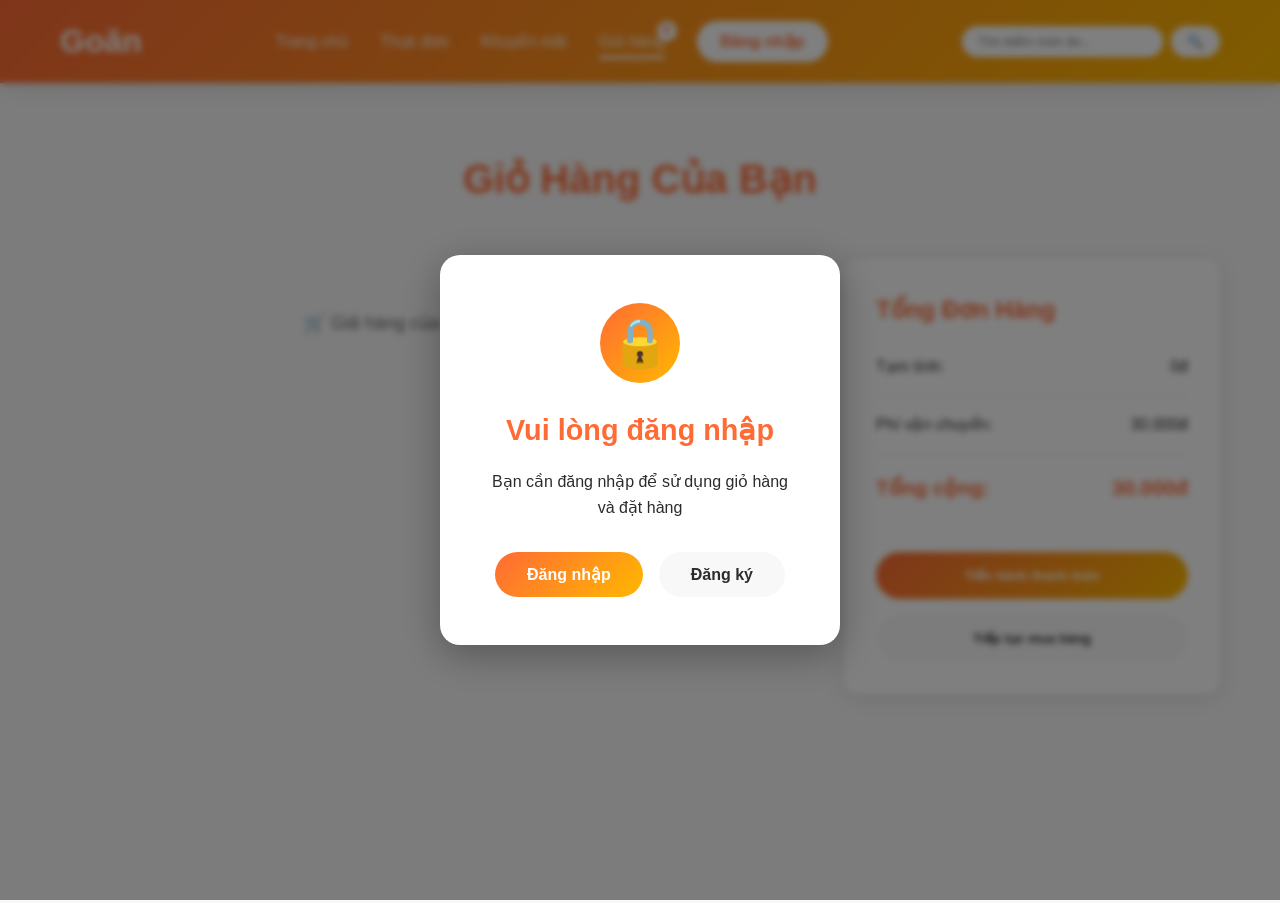
<file: cart.html>
<!DOCTYPE html>
<html lang="vi">
<head>
    <meta charset="UTF-8">
    <meta name="viewport" content="width=device-width, initial-scale=1.0">
    <title>Giỏ hàng - Goăn</title>
    <link rel="stylesheet" href="style.css">
</head>
<body>
    <header class="header">
  <div class="container">
    <div class="header-content">
      <div class="logo">
        <a href="index.html"><h1>Goăn</h1></a>
      </div>
      <nav class="nav">
        <a href="index.html" class="nav-link">Trang chủ</a>
        <a href="index.html#menu" class="nav-link">Thực đơn</a>
        <a href="index.html#promotions" class="nav-link">Khuyến mãi</a>
        <a href="cart.html" class="nav-link cart-link">
          Giỏ hàng
          <span class="cart-count" id="cartCount">0</span>
        </a>
        <div id="userInfo" class="user-info" style="display: none;">
          <span class="user-greeting" id="userGreeting"></span>
          <button class="logout-btn" id="logoutBtn">Đăng xuất</button>
        </div>
        <a href="login.html" class="nav-link login-btn" id="loginLink">Đăng nhập</a>
      </nav>
      <div class="search-box">
        <div class="search-input-wrapper">
          <input type="text" id="searchInput" placeholder="Tìm kiếm món ăn..." autocomplete="off">
          <div class="search-suggestions" id="searchSuggestions"></div>
        </div>
        <button id="searchBtn">🔍</button>
      </div>
    </div>
  </div>
</header>

 
    <section class="cart-section">
        <div class="container">
            <h2 class="section-title">Giỏ Hàng Của Bạn</h2>
            
            <div class="cart-content">
                <div class="cart-items" id="cartItems">
                     Cart items will be loaded by JavaScript 
                </div>
                
                <div class="cart-summary">
                    <h3>Tổng Đơn Hàng</h3>
                    <div class="summary-row">
                        <span>Tạm tính:</span>
                        <span id="subtotal">0đ</span>
                    </div>
                    <div class="summary-row">
                        <span>Phí vận chuyển:</span>
                        <span id="shipping">30.000đ</span>
                    </div>
                    <div class="summary-row total">
                        <span>Tổng cộng:</span>
                        <span id="total">0đ</span>
                    </div>
                    <button class="checkout-btn" onclick="window.location.href='checkout.html'">
                        Tiến hành thanh toán
                    </button>
                    <button class="continue-btn" onclick="window.location.href='index.html#menu'">
                        Tiếp tục mua hàng
                    </button>
                </div>
            </div>
        </div>
    </section>

    <script src="script.js"></script>
</body>
</html>
</file>
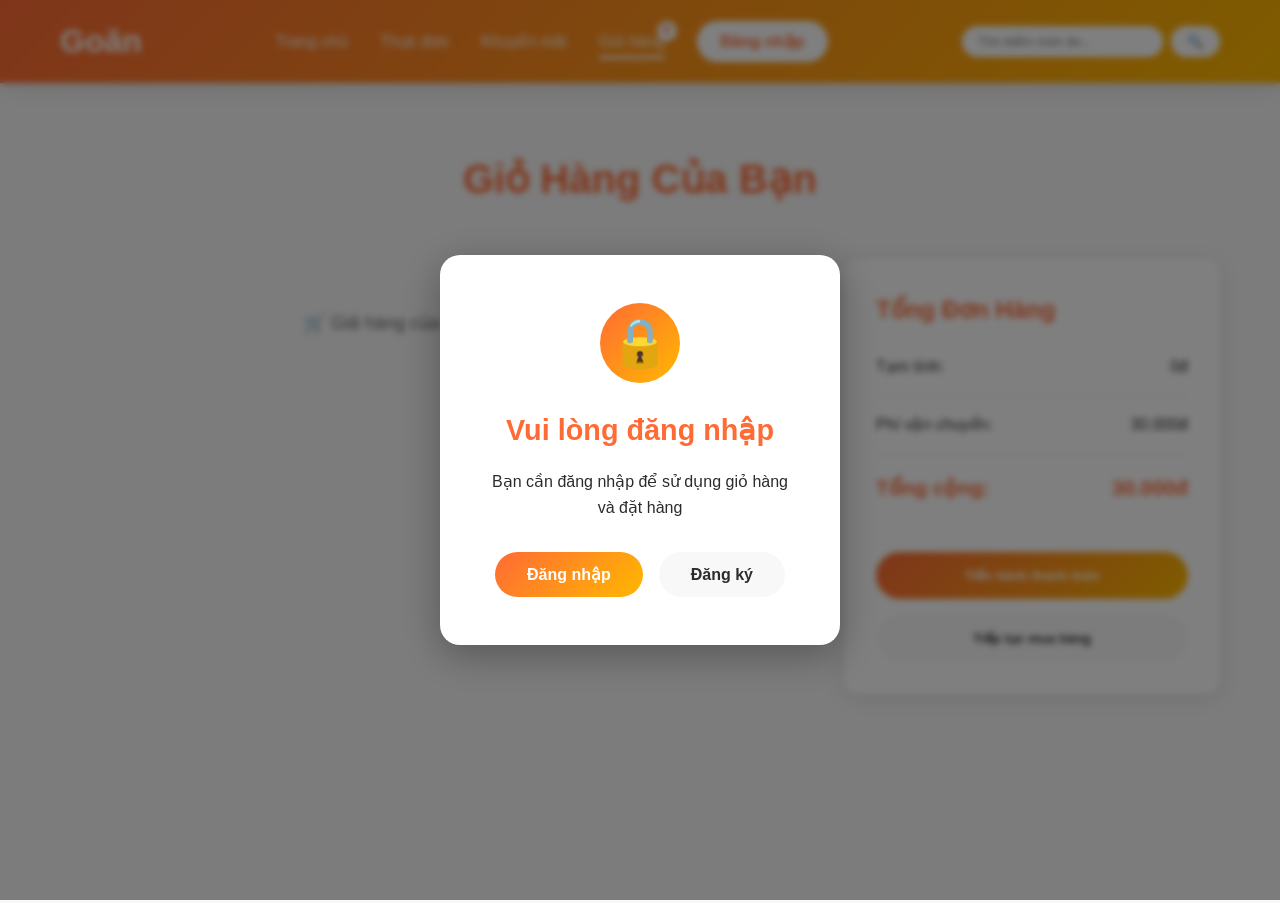
<file: checkout.html>
<!DOCTYPE html>
<html lang="vi">
<head>
    <meta charset="UTF-8">
    <meta name="viewport" content="width=device-width, initial-scale=1.0">
    <title>Thanh toán - Goăn</title>
    <link rel="stylesheet" href="style.css">
</head>
<body>
    
    <header class="header">
        <div class="container">
            <div class="header-content">
                <div class="logo">
                    <a href="index.html"><h1>Goăn</h1></a>
                </div>
                <nav class="nav">
                    <a href="index.html" class="nav-link">Trang chủ</a>
                    <a href="index.html#menu" class="nav-link">Thực đơn</a>
                    <a href="cart.html" class="nav-link cart-link">
                        Giỏ hàng
                        <span class="cart-count" id="cartCount">0</span>
                    </a>
                    <div id="userInfo" class="user-info" style="display: none;">
                        <span class="user-greeting" id="userGreeting"></span>
                        <button class="logout-btn" id="logoutBtn">Đăng xuất</button>
                    </div>
                    <a href="login.html" class="nav-link login-btn" id="loginLink">Đăng nhập</a>
                </nav>
                <div class="search-box">
                    <div class="search-input-wrapper">
                        <input type="text" id="searchInput" placeholder="Tìm kiếm món ăn..." autocomplete="off">
                        <div class="search-suggestions" id="searchSuggestions"></div>
                    </div>
                    <button id="searchBtn">🔍</button>
                </div>
            </div>
        </div>
    </header>

     Checkout Section 
    <section class="checkout-section">
        <div class="container">
            <h2 class="section-title">Thanh Toán</h2>
            
            <div class="checkout-content">
                <div class="checkout-form-container">
                    <form id="checkoutForm" class="checkout-form">
                        <h3>Thông tin người nhận</h3>
                        
                        <div class="form-group">
                            <label for="fullName">Họ và tên *</label>
                            <input type="text" id="fullName" required placeholder="Nhập họ và tên">
                        </div>
                        
                        <div class="form-group">
                            <label for="phone">Số điện thoại *</label>
                            <input type="tel" id="phone" required placeholder="Nhập số điện thoại">
                        </div>
                        
                        <div class="form-group">
                            <label for="address">Địa chỉ giao hàng *</label>
                            <textarea id="address" required placeholder="Nhập địa chỉ chi tiết" rows="3"></textarea>
                        </div>
                        
                        <h3>Phương thức thanh toán</h3>
                        
                        <div class="payment-methods">
                            <label class="payment-option">
                                <input type="radio" name="payment" value="cash" checked>
                                <span>💵 Thanh toán khi nhận hàng</span>
                            </label>
                            <label class="payment-option">
                                <input type="radio" name="payment" value="transfer">
                                <span>🏦 Chuyển khoản ngân hàng</span>
                            </label>
                        </div>
                        
                        <h3>Mã giảm giá</h3>
                        
                        <div class="voucher-section">
                            <input type="text" id="voucherCode" placeholder="Nhập mã giảm giá">
                            <button type="button" id="applyVoucher" class="apply-voucher-btn">Áp dụng</button>
                        </div>
                        <p id="voucherMessage" class="voucher-message"></p>
                        
                        <button type="submit" class="checkout-submit-btn">Hoàn tất thanh toán</button>
                    </form>
                </div>
                
                <div class="order-summary">
                    <h3>Đơn hàng của bạn</h3>
                    <div id="orderItems" class="order-items">
                         Order items will be loaded by JavaScript 
                    </div>
                    <div class="summary-row">
                        <span>Tạm tính:</span>
                        <span id="checkoutSubtotal">0đ</span>
                    </div>
                    <div class="summary-row">
                        <span>Phí vận chuyển:</span>
                        <span id="checkoutShipping">30.000đ</span>
                    </div>
                    <div class="summary-row discount" id="discountRow" style="display: none;">
                        <span>Giảm giá:</span>
                        <span id="discountAmount">0đ</span>
                    </div>
                    <div class="summary-row total">
                        <span>Tổng cộng:</span>
                        <span id="checkoutTotal">0đ</span>
                    </div>
                </div>
            </div>
        </div>
    </section>

     Success Popup 
    <div id="successPopup" class="popup">
        <div class="popup-content">
            <div class="popup-icon">✓</div>
            <h3>Đặt hàng thành công!</h3>
            <p>Cảm ơn bạn đã mua hàng tại Goăn!</p>
        </div>
    </div>

    <script src="script.js"></script>
</body>
</html>
</file>
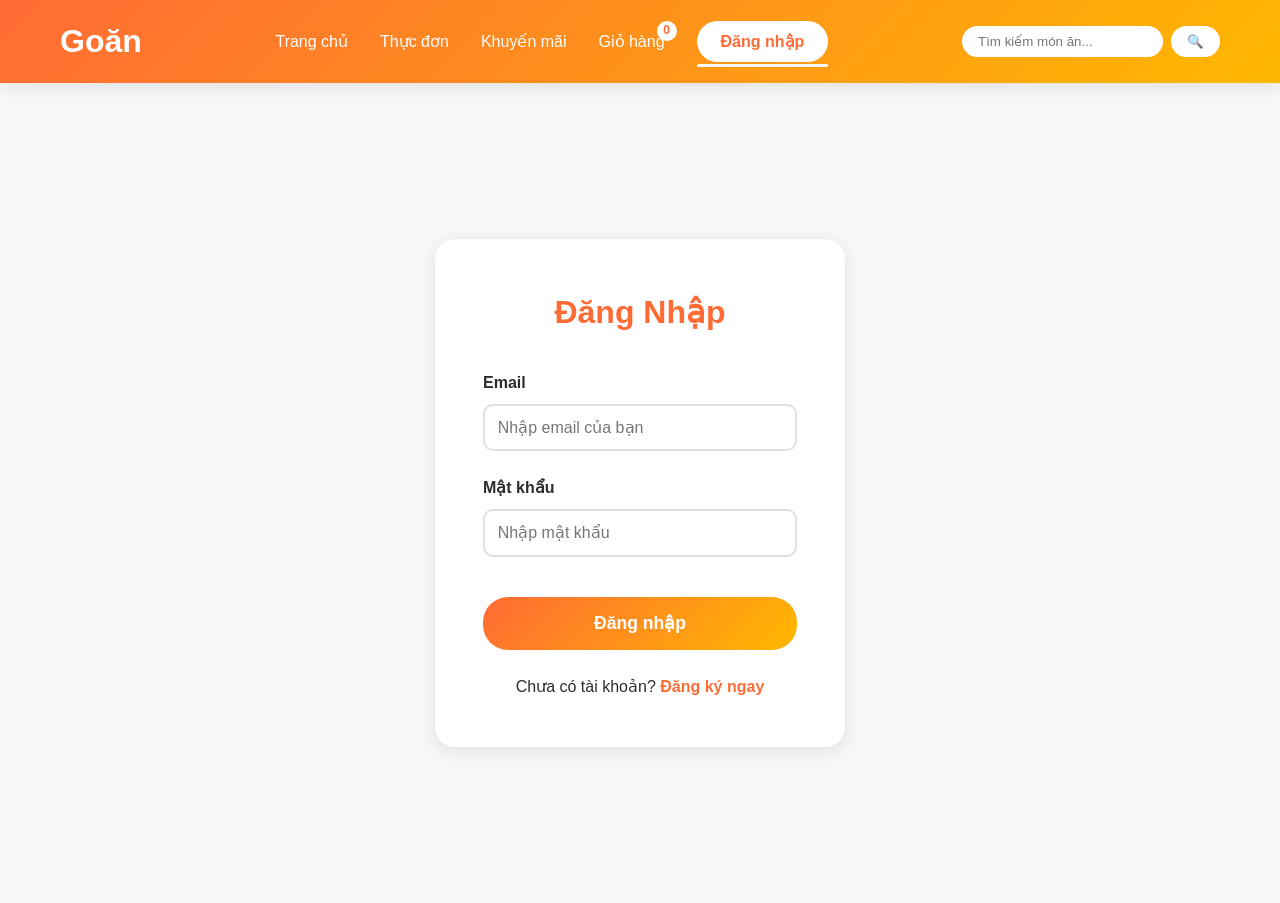
<file: login.html>
<!DOCTYPE html>
<html lang="vi">
<head>
    <meta charset="UTF-8">
    <meta name="viewport" content="width=device-width, initial-scale=1.0">
    <title>Đăng nhập - Goăn</title>
    <link rel="stylesheet" href="style.css">
</head>
<body>
<header class="header">
        <div class="container">
            <div class="header-content">
                <div class="logo">
                    <h1>Goăn</h1>
                </div>
                <nav class="nav">
                    <a href="index.html" class="nav-link ">Trang chủ</a>
                    <a href="#menu" class="nav-link">Thực đơn</a>
                    <a href="#promotions" class="nav-link">Khuyến mãi</a>
                    <a href="cart.html" class="nav-link cart-link">
                        Giỏ hàng
                        <span class="cart-count" id="cartCount">0</span>
                    </a>
                    <div id="userInfo" class="user-info" style="display: none;">
                        <span class="user-greeting" id="userGreeting"></span>
                        <button class="logout-btn" id="logoutBtn">Đăng xuất</button>
                    </div>
                    <a href="login.html" class="nav-link login-btn" id="loginLink">Đăng nhập</a>
                </nav>
                <div class="search-box">
                    <div class="search-input-wrapper">
                        <input type="text" id="searchInput" placeholder="Tìm kiếm món ăn..." autocomplete="off">
                        <div class="search-suggestions" id="searchSuggestions"></div>
                    </div>
                    <button id="searchBtn">🔍</button>
                </div>
            </div>
        </div>
    </header>
    <section class="auth-section">
        <div class="auth-container">
            <div class="auth-card">
                <h2 class="auth-title">Đăng Nhập</h2>
                <form id="loginForm" class="auth-form">
                    <div class="form-group">
                        <label for="loginEmail">Email</label>
                        <input type="email" id="loginEmail" required placeholder="Nhập email của bạn">
                    </div>
                    <div class="form-group">
                        <label for="loginPassword">Mật khẩu</label>
                        <input type="password" id="loginPassword" required placeholder="Nhập mật khẩu">
                    </div>
                    <button type="submit" class="auth-btn">Đăng nhập</button>
                </form>
                <p class="auth-switch">
                    Chưa có tài khoản? <a href="register.html">Đăng ký ngay</a>
                </p>
            </div>
        </div>
    </section>

    <div id="successPopup" class="popup">
        <div class="popup-content">
            <div class="popup-icon">✓</div>
            <h3>Đăng nhập thành công!</h3>
            <p>Chào mừng bạn trở lại Goăn</p>
        </div>
    </div>

    <script src="script.js"></script>
</body>
</html>
</file>
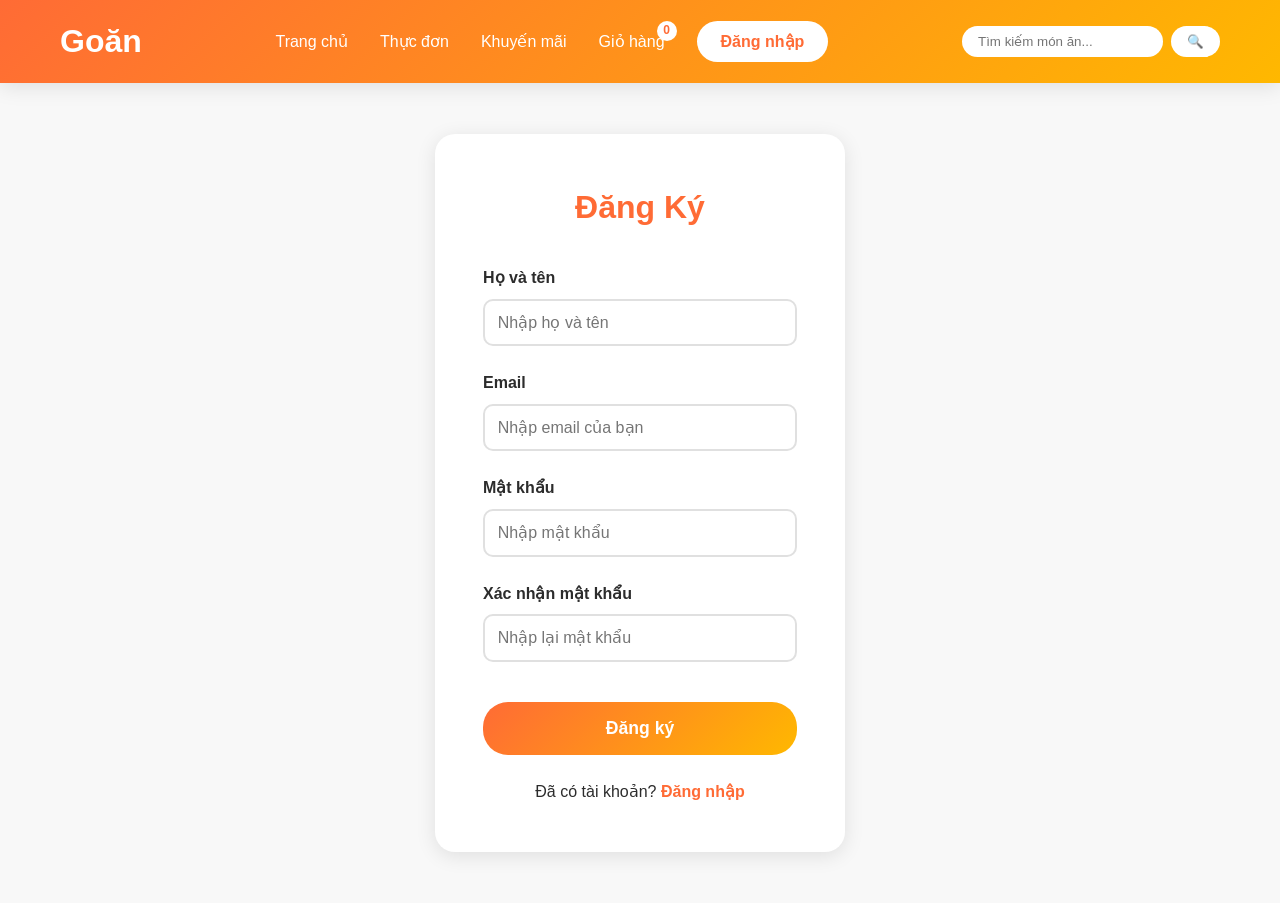
<file: register.html>
<!DOCTYPE html>
<html lang="vi">
<head>
    <meta charset="UTF-8">
    <meta name="viewport" content="width=device-width, initial-scale=1.0">
    <title>Đăng ký - Goăn</title>
    <link rel="stylesheet" href="style.css">
</head>
<body>
    <header class="header">
        <div class="container">
            <div class="header-content">
                <div class="logo">
                    <h1>Goăn</h1>
                </div>
                <nav class="nav">
                    <a href="index.html" class="nav-link ">Trang chủ</a>
                    <a href="#menu" class="nav-link">Thực đơn</a>
                    <a href="#promotions" class="nav-link">Khuyến mãi</a>
                    <a href="cart.html" class="nav-link cart-link">
                        Giỏ hàng
                        <span class="cart-count" id="cartCount">0</span>
                    </a>
                    <div id="userInfo" class="user-info" style="display: none;">
                        <span class="user-greeting" id="userGreeting"></span>
                        <button class="logout-btn" id="logoutBtn">Đăng xuất</button>
                    </div>
                    <a href="login.html" class="nav-link login-btn" id="loginLink">Đăng nhập</a>
                </nav>
                <div class="search-box">
                    <div class="search-input-wrapper">
                        <input type="text" id="searchInput" placeholder="Tìm kiếm món ăn..." autocomplete="off">
                        <div class="search-suggestions" id="searchSuggestions"></div>
                    </div>
                    <button id="searchBtn">🔍</button>
                </div>
            </div>
        </div>
    </header>

    <section class="auth-section">
        <div class="auth-container">
            <div class="auth-card">
                <h2 class="auth-title">Đăng Ký</h2>
                <form id="registerForm" class="auth-form">
                    <div class="form-group">
                        <label for="registerName">Họ và tên</label>
                        <input type="text" id="registerName" required placeholder="Nhập họ và tên">
                    </div>
                    <div class="form-group">
                        <label for="registerEmail">Email</label>
                        <input type="email" id="registerEmail" required placeholder="Nhập email của bạn">
                    </div>
                    <div class="form-group">
                        <label for="registerPassword">Mật khẩu</label>
                        <input type="password" id="registerPassword" required placeholder="Nhập mật khẩu">
                    </div>
                    <div class="form-group">
                        <label for="registerConfirmPassword">Xác nhận mật khẩu</label>
                        <input type="password" id="registerConfirmPassword" required placeholder="Nhập lại mật khẩu">
                    </div>
                    <button type="submit" class="auth-btn">Đăng ký</button>
                </form>
                <p class="auth-switch">
                    Đã có tài khoản? <a href="login.html">Đăng nhập</a>
                </p>
            </div>
        </div>
    </section>
    <div id="successPopup" class="popup">
        <div class="popup-content">
            <div class="popup-icon">✓</div>
            <h3>Đăng ký thành công!</h3>
            <p>Chào mừng bạn đến với Goăn</p>
        </div>
    </div>

    <script src="script.js"></script>
</body>
</html>
</file>
<file: style.css>
* {
  margin: 0;
  padding: 0;
  box-sizing: border-box;
}

:root {
  --primary-color: #ff6b35;
  --secondary-color: #ffb800;
  --dark-color: #2c2c2c;
  --light-color: #f8f8f8;
  --white: #ffffff;
  --shadow: 0 4px 20px rgba(0, 0, 0, 0.1);
  --transition: all 0.3s ease;
}

body {
  font-family: "Segoe UI", Tahoma, Geneva, Verdana, sans-serif;
  line-height: 1.6;
  color: var(--dark-color);
  background-color: var(--light-color);
}

.container {
  max-width: 1200px;
  margin: 0 auto;
  padding: 0 20px;
}

/* Header */
.header {
  background: linear-gradient(135deg, var(--primary-color), var(--secondary-color));
  padding: 1rem 0;
  position: sticky;
  top: 0;
  z-index: 1000;
  box-shadow: var(--shadow);
}

.header-content {
  display: flex;
  justify-content: space-between;
  align-items: center;
  gap: 2rem;
}

.logo h1 {
  color: var(--white);
  font-size: 2rem;
  font-weight: bold;
  cursor: pointer;
  transition: var(--transition);
}

.logo h1:hover {
  transform: scale(1.05);
}

.logo a {
  text-decoration: none;
}

.nav {
  display: flex;
  gap: 2rem;
  align-items: center;
}

.nav-link {
  color: var(--white);
  text-decoration: none;
  font-weight: 500;
  transition: var(--transition);
  position: relative;
}

.nav-link:hover {
  transform: translateY(-2px);
}

.nav-link.active::after {
  content: "";
  position: absolute;
  bottom: -5px;
  left: 0;
  width: 100%;
  height: 3px;
  background: var(--white);
  border-radius: 2px;
}

.cart-link {
  position: relative;
}

.cart-count {
  position: absolute;
  top: -8px;
  right: -12px;
  background: var(--white);
  color: var(--primary-color);
  border-radius: 50%;
  width: 20px;
  height: 20px;
  display: flex;
  align-items: center;
  justify-content: center;
  font-size: 0.75rem;
  font-weight: bold;
}

.login-btn {
  background: var(--white);
  color: var(--primary-color);
  padding: 0.5rem 1.5rem;
  border-radius: 25px;
  font-weight: bold;
}

.login-btn:hover {
  background: var(--light-color);
}

/* Added styles for user info, greeting, and logout button */
.user-info {
  display: flex;
  align-items: center;
  gap: 1rem;
}

.user-greeting {
  color: var(--white);
  font-weight: 500;
}

.logout-btn {
  background: var(--white);
  color: var(--primary-color);
  padding: 0.5rem 1.5rem;
  border: none;
  border-radius: 25px;
  font-weight: bold;
  cursor: pointer;
  transition: var(--transition);
}

.logout-btn:hover {
  background: var(--light-color);
  transform: translateY(-2px);
}

.search-box {
  display: flex;
  gap: 0.5rem;
  position: relative;
}

.search-input-wrapper {
  position: relative;
  flex: 1;
}

.search-box input {
  padding: 0.5rem 1rem;
  border: none;
  border-radius: 25px;
  outline: none;
  min-width: 200px;
  width: 100%;
}

.search-box button {
  background: var(--white);
  border: none;
  padding: 0.5rem 1rem;
  border-radius: 25px;
  cursor: pointer;
  transition: var(--transition);
}

.search-box button:hover {
  transform: scale(1.1);
}

/* Added styles for search suggestions dropdown */
.search-suggestions {
  position: absolute;
  top: calc(100% + 5px);
  left: 0;
  right: 0;
  background: var(--white);
  border-radius: 15px;
  box-shadow: 0 8px 25px rgba(0, 0, 0, 0.15);
  max-height: 300px;
  overflow-y: auto;
  z-index: 2000;
  display: none;
}

.search-suggestions.show {
  display: block;
  animation: fadeInDown 0.3s ease-out;
}

@keyframes fadeInDown {
  from {
    opacity: 0;
    transform: translateY(-10px);
  }
  to {
    opacity: 1;
    transform: translateY(0);
  }
}

.suggestion-item {
  padding: 0.8rem 1rem;
  cursor: pointer;
  transition: var(--transition);
  display: flex;
  align-items: center;
  gap: 0.8rem;
  border-bottom: 1px solid #f0f0f0;
}

.suggestion-item:last-child {
  border-bottom: none;
}

.suggestion-item:hover {
  background: linear-gradient(135deg, rgba(255, 107, 53, 0.1), rgba(255, 184, 0, 0.1));
}

.suggestion-item-image {
  width: 40px;
  height: 40px;
  object-fit: cover;
  border-radius: 8px;
}

.suggestion-item-info {
  flex: 1;
}

.suggestion-item-name {
  font-weight: 600;
  color: var(--dark-color);
  margin-bottom: 0.2rem;
}

.suggestion-item-price {
  color: var(--primary-color);
  font-weight: bold;
  font-size: 0.9rem;
}

.no-suggestions {
  padding: 1rem;
  text-align: center;
  color: #999;
}

/* Hero Section */
.hero {
  background: linear-gradient(100deg, rgba(201, 185, 185, 0.5), rgba(247, 228, 228, 0.5)),
    url("background.jpg") no-repeat center center/cover;
  background-size: cover;
  background-position: center;
  height: 500px;
  display: flex;
  align-items: center;
  justify-content: center;
  text-align: center;
  color: var(--white);
  animation: fadeIn 1s ease-in;
}

@keyframes fadeIn {
  from {
    opacity: 0;
  }
  to {
    opacity: 1;
  }
}

.hero-content {
  animation: slideUp 1s ease-out;
}

@keyframes slideUp {
  from {
    transform: translateY(30px);
    opacity: 0;
  }
  to {
    transform: translateY(0);
    opacity: 1;
  }
}

.hero-title {
  font-size: 3.5rem;
  margin-bottom: 1rem;
  text-shadow: 2px 2px 4px rgba(0, 0, 0, 0.3);
}

.hero-subtitle {
  font-size: 1.5rem;
  margin-bottom: 2rem;
  text-shadow: 1px 1px 2px rgba(0, 0, 0, 0.3);
}

.hero-btn {
  background: var(--white);
  color: var(--primary-color);
  padding: 1rem 3rem;
  border: none;
  border-radius: 50px;
  font-size: 1.2rem;
  font-weight: bold;
  cursor: pointer;
  transition: var(--transition);
  box-shadow: 0 4px 15px rgba(0, 0, 0, 0.2);
}

.hero-btn:hover {
  transform: translateY(-3px);
  box-shadow: 0 6px 20px rgba(255, 107, 53, 0.3);
}

/* Products Section */
.products {
  padding: 4rem 0;
}

.section-title {
  text-align: center;
  font-size: 2.5rem;
  margin-bottom: 3rem;
  color: var(--primary-color);
}

.products-grid {
  display: grid;
  grid-template-columns: repeat(auto-fit, minmax(280px, 1fr));
  gap: 2rem;
}

.product-card {
  background: var(--white);
  border-radius: 15px;
  overflow: hidden;
  box-shadow: var(--shadow);
  transition: var(--transition);
  animation: fadeInUp 0.6s ease-out;
}

@keyframes fadeInUp {
  from {
    opacity: 0;
    transform: translateY(20px);
  }
  to {
    opacity: 1;
    transform: translateY(0);
  }
}

.product-card:hover {
  transform: translateY(-10px);
  box-shadow: 0 8px 30px rgba(255, 107, 53, 0.3);
}

.product-image {
  width: 100%;
  height: 200px;
  object-fit: cover;
  transition: var(--transition);
}

.product-card:hover .product-image {
  transform: scale(1.1);
}

.product-info {
  padding: 1.5rem;
}

.product-name {
  font-size: 1.3rem;
  font-weight: bold;
  margin-bottom: 0.5rem;
  color: var(--dark-color);
}

.product-price {
  font-size: 1.5rem;
  color: var(--primary-color);
  font-weight: bold;
  margin-bottom: 1rem;
}

.add-to-cart-btn {
  width: 100%;
  background: linear-gradient(135deg, var(--primary-color), var(--secondary-color));
  color: var(--white);
  border: none;
  padding: 0.8rem;
  border-radius: 25px;
  font-weight: bold;
  cursor: pointer;
  transition: var(--transition);
}

.add-to-cart-btn:hover {
  transform: scale(1.05);
  box-shadow: 0 4px 15px rgba(255, 107, 53, 0.4);
}

/* Promotions Section */
.promotions {
  padding: 4rem 0;
  background: var(--white);
}

.promo-grid {
  display: grid;
  grid-template-columns: repeat(auto-fit, minmax(250px, 1fr));
  gap: 2rem;
}

.promo-card {
  background: linear-gradient(135deg, var(--primary-color), var(--secondary-color));
  color: var(--white);
  padding: 2rem;
  border-radius: 15px;
  text-align: center;
  position: relative;
  overflow: hidden;
  transition: var(--transition);
}

.promo-card::before {
  content: "";
  position: absolute;
  top: -50%;
  right: -50%;
  width: 200%;
  height: 200%;
  background: rgba(255, 255, 255, 0.1);
  transform: rotate(45deg);
  transition: var(--transition);
}

.promo-card:hover::before {
  top: -60%;
  right: -60%;
}

.promo-card:hover {
  transform: translateY(-5px);
  box-shadow: 0 8px 25px rgba(255, 107, 53, 0.4);
}

.promo-badge {
  background: var(--white);
  color: var(--primary-color);
  display: inline-block;
  padding: 0.5rem 1.5rem;
  border-radius: 25px;
  font-size: 1.5rem;
  font-weight: bold;
  margin-bottom: 1rem;
}

.promo-card h3 {
  font-size: 1.5rem;
  margin-bottom: 1rem;
}

.promo-card p {
  margin-bottom: 0.5rem;
}

/* Footer */
.footer {
  background: var(--dark-color);
  color: var(--white);
  padding: 3rem 0 1rem;
}

.footer-content {
  display: grid;
  grid-template-columns: repeat(auto-fit, minmax(250px, 1fr));
  gap: 2rem;
  margin-bottom: 2rem;
}

.footer-section h3,
.footer-section h4 {
  margin-bottom: 1rem;
  color: var(--secondary-color);
}

.footer-section p {
  margin-bottom: 0.5rem;
}

.social-links {
  display: flex;
  gap: 1rem;
}

.social-link {
  color: var(--white);
  text-decoration: none;
  transition: var(--transition);
}

.social-link:hover {
  color: var(--secondary-color);
  transform: translateY(-2px);
}

.footer-bottom {
  text-align: center;
  padding-top: 2rem;
  border-top: 1px solid rgba(255, 255, 255, 0.1);
}

/* Auth Pages */
.auth-section {
  min-height: calc(100vh - 80px);
  display: flex;
  align-items: center;
  justify-content: center;
  padding: 2rem 0;
}

.auth-container {
  width: 100%;
  max-width: 450px;
  padding: 0 20px;
}

.auth-card {
  background: var(--white);
  padding: 3rem;
  border-radius: 20px;
  box-shadow: var(--shadow);
  animation: fadeInUp 0.6s ease-out;
}

.auth-title {
  text-align: center;
  color: var(--primary-color);
  font-size: 2rem;
  margin-bottom: 2rem;
}

.auth-form {
  display: flex;
  flex-direction: column;
  gap: 1.5rem;
}

.form-group {
  display: flex;
  flex-direction: column;
  gap: 0.5rem;
}

.form-group label {
  font-weight: 600;
  color: var(--dark-color);
}

.form-group input,
.form-group textarea {
  padding: 0.8rem;
  border: 2px solid #e0e0e0;
  border-radius: 10px;
  font-size: 1rem;
  transition: var(--transition);
}

.form-group input:focus,
.form-group textarea:focus {
  outline: none;
  border-color: var(--primary-color);
}

.auth-btn {
  background: linear-gradient(135deg, var(--primary-color), var(--secondary-color));
  color: var(--white);
  padding: 1rem;
  border: none;
  border-radius: 25px;
  font-size: 1.1rem;
  font-weight: bold;
  cursor: pointer;
  transition: var(--transition);
  margin-top: 1rem;
}

.auth-btn:hover {
  transform: translateY(-2px);
  box-shadow: 0 4px 15px rgba(255, 107, 53, 0.4);
}

.auth-switch {
  text-align: center;
  margin-top: 1.5rem;
}

.auth-switch a {
  color: var(--primary-color);
  text-decoration: none;
  font-weight: bold;
}

.auth-switch a:hover {
  text-decoration: underline;
}

/* Popup */
.popup {
  display: none;
  position: fixed;
  top: 0;
  left: 0;
  width: 100%;
  height: 100%;
  background: rgba(0, 0, 0, 0.5);
  z-index: 2000;
  align-items: center;
  justify-content: center;
}

.popup.show {
  display: flex;
  animation: fadeIn 0.3s ease-in;
}

.popup-content {
  background: var(--white);
  padding: 3rem;
  border-radius: 20px;
  text-align: center;
  animation: slideUp 0.3s ease-out;
}

.popup-icon {
  width: 80px;
  height: 80px;
  background: linear-gradient(135deg, var(--primary-color), var(--secondary-color));
  color: var(--white);
  border-radius: 50%;
  display: flex;
  align-items: center;
  justify-content: center;
  font-size: 3rem;
  margin: 0 auto 1.5rem;
}

.popup-content h3 {
  color: var(--primary-color);
  font-size: 1.8rem;
  margin-bottom: 0.5rem;
}

/* Login Modal */
.login-modal {
  position: fixed;
  top: 0;
  left: 0;
  width: 100%;
  height: 100%;
  background: rgba(0, 0, 0, 0.7);
  display: flex;
  align-items: center;
  justify-content: center;
  z-index: 3000;
  animation: fadeIn 0.3s ease-in;
}

.login-modal-content {
  background: var(--white);
  padding: 3rem;
  border-radius: 20px;
  text-align: center;
  max-width: 400px;
  animation: slideUp 0.3s ease-out;
  box-shadow: 0 10px 40px rgba(0, 0, 0, 0.3);
}

.login-modal-icon {
  width: 80px;
  height: 80px;
  background: linear-gradient(135deg, var(--primary-color), var(--secondary-color));
  color: var(--white);
  border-radius: 50%;
  display: flex;
  align-items: center;
  justify-content: center;
  font-size: 3rem;
  margin: 0 auto 1.5rem;
}

.login-modal-content h3 {
  color: var(--primary-color);
  font-size: 1.8rem;
  margin-bottom: 1rem;
}

.login-modal-content p {
  color: var(--dark-color);
  margin-bottom: 2rem;
  line-height: 1.6;
}

.login-modal-buttons {
  display: flex;
  gap: 1rem;
  justify-content: center;
}

.modal-login-btn,
.modal-register-btn {
  padding: 0.8rem 2rem;
  border: none;
  border-radius: 25px;
  font-weight: bold;
  cursor: pointer;
  transition: var(--transition);
  font-size: 1rem;
}

.modal-login-btn {
  background: linear-gradient(135deg, var(--primary-color), var(--secondary-color));
  color: var(--white);
}

.modal-login-btn:hover {
  transform: translateY(-2px);
  box-shadow: 0 4px 15px rgba(255, 107, 53, 0.4);
}

.modal-register-btn {
  background: var(--light-color);
  color: var(--dark-color);
}

.modal-register-btn:hover {
  background: #e0e0e0;
}

/* Cart Page */
.cart-section {
  padding: 4rem 0;
  min-height: calc(100vh - 80px);
}

.cart-content {
  display: grid;
  grid-template-columns: 2fr 1fr;
  gap: 2rem;
  margin-top: 2rem;
}

.cart-items {
  display: flex;
  flex-direction: column;
  gap: 1.5rem;
}

.cart-item {
  background: var(--white);
  padding: 1.5rem;
  border-radius: 15px;
  display: flex;
  gap: 1.5rem;
  box-shadow: var(--shadow);
  animation: fadeInUp 0.4s ease-out;
}

.cart-item-image {
  width: 120px;
  height: 120px;
  object-fit: cover;
  border-radius: 10px;
}

.cart-item-info {
  flex: 1;
  display: flex;
  flex-direction: column;
  justify-content: space-between;
}

.cart-item-name {
  font-size: 1.3rem;
  font-weight: bold;
  color: var(--dark-color);
}

.cart-item-price {
  font-size: 1.2rem;
  color: var(--primary-color);
  font-weight: bold;
}

.cart-item-controls {
  display: flex;
  align-items: center;
  gap: 1rem;
}

.quantity-controls {
  display: flex;
  align-items: center;
  gap: 0.5rem;
}

.quantity-btn {
  background: var(--primary-color);
  color: var(--white);
  border: none;
  width: 30px;
  height: 30px;
  border-radius: 50%;
  cursor: pointer;
  font-size: 1.2rem;
  transition: var(--transition);
}

.quantity-btn:hover {
  transform: scale(1.1);
}

.quantity {
  font-size: 1.2rem;
  font-weight: bold;
  min-width: 30px;
  text-align: center;
}

.remove-btn {
  background: #ff4444;
  color: var(--white);
  border: none;
  padding: 0.5rem 1rem;
  border-radius: 20px;
  cursor: pointer;
  transition: var(--transition);
}

.remove-btn:hover {
  background: #cc0000;
}

.cart-summary {
  background: var(--white);
  padding: 2rem;
  border-radius: 15px;
  box-shadow: var(--shadow);
  height: fit-content;
  position: sticky;
  top: 100px;
}

.cart-summary h3 {
  color: var(--primary-color);
  margin-bottom: 1.5rem;
  font-size: 1.5rem;
}

.summary-row {
  display: flex;
  justify-content: space-between;
  margin-bottom: 1rem;
  padding-bottom: 1rem;
  border-bottom: 1px solid #e0e0e0;
}

.summary-row.total {
  font-size: 1.3rem;
  font-weight: bold;
  color: var(--primary-color);
  border-bottom: none;
  margin-top: 1rem;
}

.checkout-btn,
.continue-btn {
  width: 100%;
  padding: 1rem;
  border: none;
  border-radius: 25px;
  font-weight: bold;
  cursor: pointer;
  transition: var(--transition);
  margin-top: 1rem;
}

.checkout-btn {
  background: linear-gradient(135deg, var(--primary-color), var(--secondary-color));
  color: var(--white);
}

.checkout-btn:hover {
  transform: translateY(-2px);
  box-shadow: 0 4px 15px rgba(255, 107, 53, 0.4);
}

.continue-btn {
  background: var(--light-color);
  color: var(--dark-color);
}

.continue-btn:hover {
  background: #e0e0e0;
}

.empty-cart {
  text-align: center;
  padding: 4rem 2rem;
}

.empty-cart-icon {
  font-size: 5rem;
  margin-bottom: 1rem;
}

.empty-cart h3 {
  font-size: 1.8rem;
  color: var(--dark-color);
  margin-bottom: 1rem;
}

/* Checkout Page */
.checkout-section {
  padding: 4rem 0;
  min-height: calc(100vh - 80px);
}

.checkout-content {
  display: grid;
  grid-template-columns: 2fr 1fr;
  gap: 2rem;
  margin-top: 2rem;
}

.checkout-form-container {
  background: var(--white);
  padding: 2rem;
  border-radius: 15px;
  box-shadow: var(--shadow);
}

.checkout-form h3 {
  color: var(--primary-color);
  margin-bottom: 1.5rem;
  margin-top: 2rem;
}

.checkout-form h3:first-child {
  margin-top: 0;
}

.payment-methods {
  display: flex;
  flex-direction: column;
  gap: 1rem;
}

.payment-option {
  display: flex;
  align-items: center;
  gap: 1rem;
  padding: 1rem;
  border: 2px solid #e0e0e0;
  border-radius: 10px;
  cursor: pointer;
  transition: var(--transition);
}

.payment-option:hover {
  border-color: var(--primary-color);
}

.payment-option input[type="radio"] {
  width: 20px;
  height: 20px;
  cursor: pointer;
}

.payment-option span {
  font-size: 1.1rem;
}

.voucher-section {
  display: flex;
  gap: 1rem;
}

.voucher-section input {
  flex: 1;
  padding: 0.8rem;
  border: 2px solid #e0e0e0;
  border-radius: 10px;
  font-size: 1rem;
}

.apply-voucher-btn {
  background: var(--secondary-color);
  color: var(--white);
  border: none;
  padding: 0.8rem 1.5rem;
  border-radius: 10px;
  font-weight: bold;
  cursor: pointer;
  transition: var(--transition);
}

.apply-voucher-btn:hover {
  background: #e6a600;
}

.voucher-message {
  margin-top: 0.5rem;
  font-weight: 500;
}

.voucher-message.success {
  color: #00aa00;
}

.voucher-message.error {
  color: #ff4444;
}

.checkout-submit-btn {
  width: 100%;
  background: linear-gradient(135deg, var(--primary-color), var(--secondary-color));
  color: var(--white);
  padding: 1rem;
  border: none;
  border-radius: 25px;
  font-size: 1.1rem;
  font-weight: bold;
  cursor: pointer;
  transition: var(--transition);
  margin-top: 2rem;
}

.checkout-submit-btn:hover {
  transform: translateY(-2px);
  box-shadow: 0 4px 15px rgba(255, 107, 53, 0.4);
}

.order-summary {
  background: var(--white);
  padding: 2rem;
  border-radius: 15px;
  box-shadow: var(--shadow);
  height: fit-content;
  position: sticky;
  top: 100px;
}

.order-summary h3 {
  color: var(--primary-color);
  margin-bottom: 1.5rem;
  font-size: 1.5rem;
}

.order-items {
  margin-bottom: 1.5rem;
}

.order-item {
  display: flex;
  justify-content: space-between;
  margin-bottom: 1rem;
  padding-bottom: 1rem;
  border-bottom: 1px solid #e0e0e0;
}

.order-item-name {
  font-weight: 500;
}

.order-item-quantity {
  color: #666;
  font-size: 0.9rem;
}

.summary-row.discount {
  color: #00aa00;
}

/* Responsive Design */
@media (max-width: 768px) {
  .header-content {
    flex-direction: column;
    gap: 1rem;
  }

  .nav {
    flex-wrap: wrap;
    justify-content: center;
    gap: 1rem;
  }

  .search-box {
    width: 100%;
  }

  .search-input-wrapper {
    width: 100%;
  }

  .search-box input {
    width: 100%;
  }

  .hero-title {
    font-size: 2rem;
  }

  .hero-subtitle {
    font-size: 1rem;
  }

  .cart-content,
  .checkout-content {
    grid-template-columns: 1fr;
  }

  .cart-summary,
  .order-summary {
    position: static;
  }

  .cart-item {
    flex-direction: column;
  }

  .cart-item-image {
    width: 100%;
    height: 200px;
  }
}
</file>
